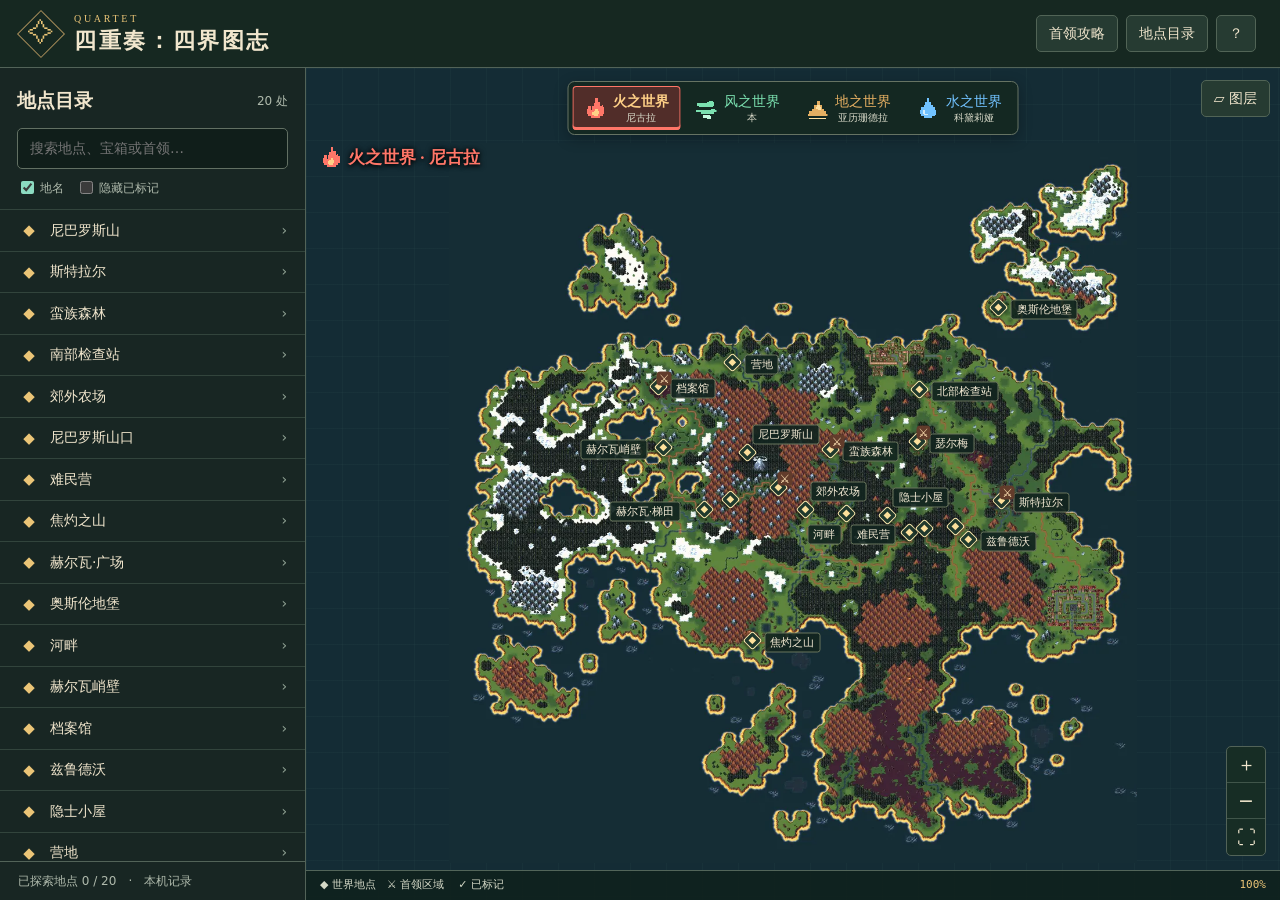
<file: atlas/index.html>
<!doctype html>
<html lang="zh-CN"><meta charset="utf-8"><meta name="viewport" content="width=device-width,initial-scale=1,viewport-fit=cover"><meta name="theme-color" content="#132920"><title>四重奏：四界图志</title>
<link rel="stylesheet" href="atlas.css">
<header><span class="sig" aria-hidden="true"><i>✧</i></span><div><small>QUARTET</small><h1>四重奏：四界图志</h1></div><div class="tools"><button class="tool" id="openBoss">首领攻略</button><button class="tool" id="directory" aria-controls="panel">地点目录</button><button class="tool" id="help" aria-label="使用说明">？</button></div></header>
<main><button type="button" id="sheetShade" aria-label="收起目录" tabindex="-1" hidden></button><aside id="panel" class="panel"><div class="panelHead"><div class="section"><h2 id="panelTitle">地点目录</h2><span id="count" class="small"></span><button id="panelClose" aria-label="关闭目录">×</button></div><input id="search" class="search" type="search" aria-label="搜索全部地点、宝箱和首领" placeholder="搜索地点、宝箱或首领…"><div class="filters"><label><input id="labels" type="checkbox" checked>地名</label><label><input id="hide" type="checkbox">隐藏已标记</label></div></div><div id="list" class="list"></div><div id="progress" class="pfooter">正在读取地图…</div></aside>
<section id="stage" aria-label="互动地图"><div id="surface" tabindex="0" aria-label="地图，可用方向键移动，加减号缩放"><img id="terrain" draggable="false" alt=""><div id="pins"></div></div><nav id="worldbar" class="worldbar" aria-label="切换世界"></nav><div class="nav"><button id="back" class="btn" hidden>‹ 返回</button><span class="mapname" id="mapname"></span><button class="btn" id="sceneGuide" hidden>⚔ 场景遭遇</button></div><button id="layerButton" class="btn" aria-haspopup="dialog">▱ 图层</button><div class="zoom"><button title="放大" aria-label="放大" id="plus">＋</button><button title="缩小" aria-label="缩小" id="minus">−</button><button title="看全图" aria-label="看全图" id="fit">⛶</button></div><section class="detail" id="detail" hidden></section><div class="legend"><span id="legendText">◆ 世界地点</span><span>✓ 已标记</span><strong class="scale" id="scale"></strong></div></section></main>
<dialog id="bossIndex" aria-labelledby="bossTitle"><div class="section"><h2 id="bossTitle">首领攻略</h2><button class="btn" id="closeBoss">关闭</button></div><input class="search" id="bossQuery" type="search" placeholder="搜索首领或场景…" aria-label="搜索首领或场景"><p class="rank-note">按敌方最高基础等级从低到高排列，同级按全队基础 HP 总和排序。</p><div id="bossResults"></div></dialog>
<dialog id="layerDialog" aria-labelledby="layerTitle"><div class="section"><h2 id="layerTitle">地图图层</h2><button class="btn" id="closeLayers">完成</button></div><div id="placeLayers" class="layer-grid"></div><div class="section layer-group"><h3>物品与货币</h3><label><input id="allRewards" type="checkbox"> 全选</label></div><div id="rewardLayers" class="layer-grid"></div></dialog>
<dialog id="guide"><h2>地图使用说明</h2><p>单击标记查看卡片，双击地点或出口直接进入。若入口有多个章节版本，可在卡片里选。点「图层」可以统一开关各类道具、首领、地点和出口。房间用游戏瓦片简绘，箭头连接到相邻场景，宝箱可查看内容并标记领取。剑形标记可查看首领打法；也可以从顶部打开首领攻略，按敌人或场景检索。</p><p>拖动平移，滚轮或双指缩放。键盘可用方向键、＋、−，按 Esc 关闭详情或返回上一张地图。</p><p>图中汇总了不同剧情阶段的地点和宝箱，部分入口只在特定章节出现。记录保存在当前浏览器；移动文件或换浏览器可能需要重新标记。</p><button class="btn" id="dismiss">关闭</button></dialog>
<script src="data/points.js"></script>
<script src="data/tiles.js"></script>
<script src="atlas.js"></script></html>
</file>
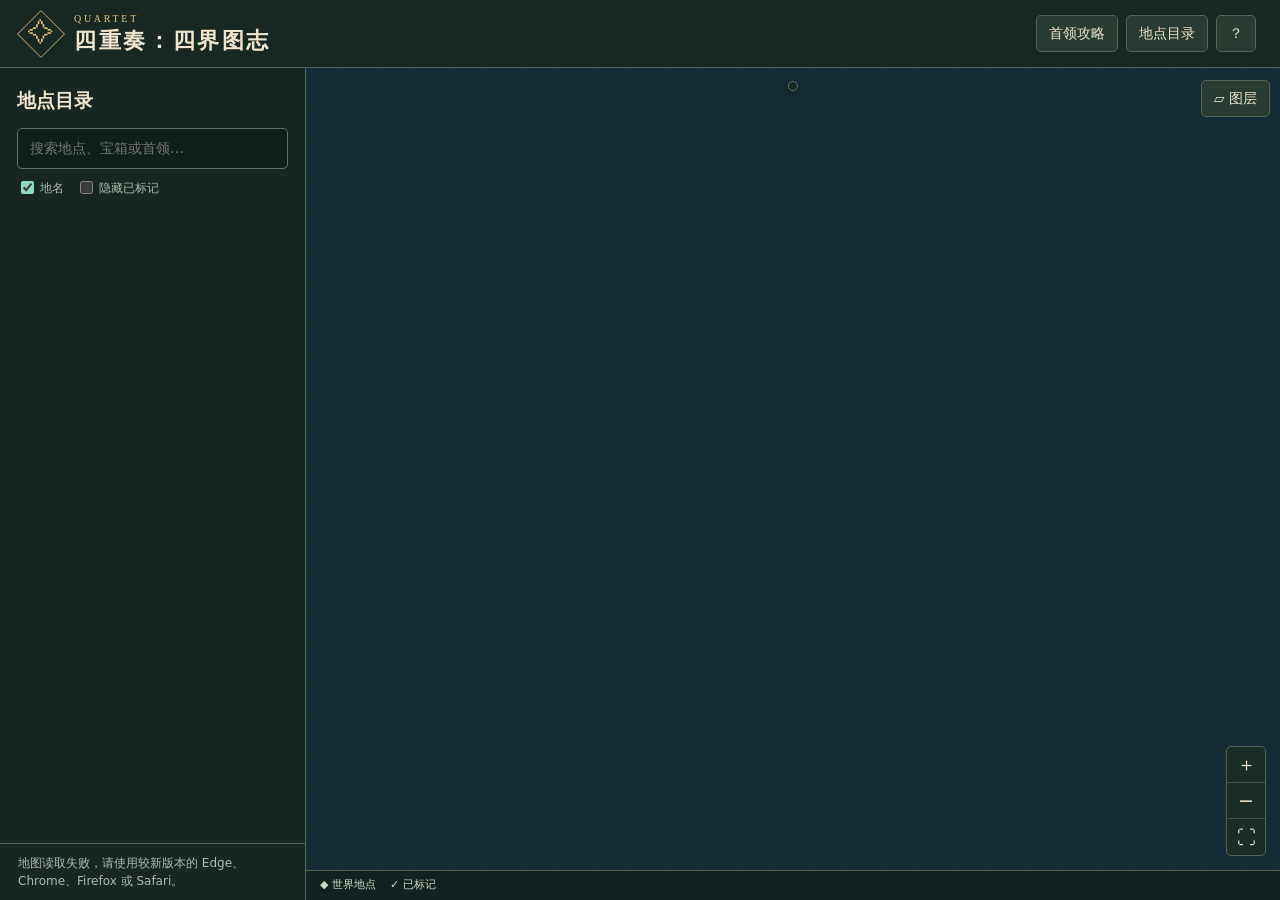
<file: atlas/generator/atlas.html>
<!doctype html>
<html lang="zh-CN"><meta charset="utf-8"><meta name="viewport" content="width=device-width,initial-scale=1,viewport-fit=cover"><meta name="theme-color" content="#132920"><title>四重奏：四界图志</title>
<style>
*{box-sizing:border-box} :root{color-scheme:dark;--bg:#182623;--card:#20332e;--edge:#526358;--paper:#f1e6cd;--muted:#afbaac;--gold:#ebc577;--mint:#8cdbc1;--ink:#10221e}body{margin:0;font:14px/1.5 "Microsoft YaHei UI","PingFang SC",system-ui,sans-serif;color:var(--paper);background:var(--bg)}button,input,select{font:inherit;color:inherit}button{cursor:pointer;background:transparent;border:0}button:focus-visible,input:focus-visible,select:focus-visible{outline:2px solid var(--gold);outline-offset:2px}button:disabled{opacity:.45;cursor:default}header{height:68px;display:flex;align-items:center;gap:16px;padding:0 24px;background:#162821;border-bottom:1px solid var(--edge)}header .sig{width:34px;height:34px;display:grid;place-items:center;font:26px Georgia,serif;color:var(--gold);border:1px solid #a68c59;transform:rotate(45deg)}.sig i{font-style:normal;transform:rotate(-45deg)}h1{margin:0;font:600 22px/1.1 "Songti SC",SimSun,serif;letter-spacing:.12em}header small{display:block;font:10px Georgia,serif;letter-spacing:.27em;color:var(--gold);margin-bottom:5px}header .tools{margin-left:auto;display:flex;gap:8px}.tool,.btn{background:#263b32;border:1px solid #516456;border-radius:5px;padding:7px 12px}.tool:hover,.btn:hover{background:#354b3e}main{display:flex;height:calc(100dvh - 68px);min-height:220px}.panel{width:306px;flex-shrink:0;display:flex;flex-direction:column;border-right:1px solid var(--edge);background:var(--bg);z-index:5}.panel.closed{display:none}.panelHead{padding:20px 17px 12px}.section{display:flex;align-items:center;justify-content:space-between;gap:6px}h2{font:600 19px "Songti SC",SimSun,serif;margin:0}.muted,.small{color:var(--muted)}.small{font-size:12px}.search{width:100%;margin:14px 0 9px;padding:9px 12px;border:1px solid #627063;border-radius:5px;background:#101e1a}.filters{display:flex;gap:12px;flex-wrap:wrap;align-items:center}.filters label{display:flex;align-items:center;gap:3px;font-size:12px;color:var(--muted);cursor:pointer}input[type=checkbox]{accent-color:var(--mint)}.list{overflow:auto;flex:1;scrollbar-width:thin}.row{width:100%;display:flex;align-items:center;gap:10px;text-align:left;padding:9px 18px;border-top:1px solid #32443c;min-height:41px}.row:hover,.row.sel{background:#2c4238}.row span.text{flex:1;min-width:0}.text small{display:block;color:var(--muted);font-size:11px}.row .go{color:#91a395}.ic{font-family:system-ui,sans-serif;color:var(--gold);font-size:15px}.ic.chest{color:#ffc66e}.ic.exit{color:#9bcce5}.ic.done{color:var(--mint)}.pfooter{padding:10px 18px;color:var(--muted);font-size:12px;border-top:1px solid var(--edge)}#stage{position:relative;flex:1;min-width:0;overflow:hidden;background:#142c35;isolation:isolate}#surface{position:absolute;isolation:isolate;inset:0;touch-action:none;cursor:grab;overflow:hidden;outline-offset:-3px}#surface:active{cursor:grabbing}#surface::before{content:"";position:absolute;inset:0;background-image:linear-gradient(#a5d5c208 1px,transparent 1px),linear-gradient(90deg,#a5d5c208 1px,transparent 1px);background-size:36px 36px;pointer-events:none}#terrain{position:absolute;pointer-events:none;user-select:none}#terrain.indoor{image-rendering:pixelated;box-shadow:0 0 0 1px #6c776244}#pins{position:absolute;inset:0;pointer-events:none}.pin{position:absolute;pointer-events:auto;padding:0;width:23px;height:23px;transform:translate(-50%,-50%);display:grid;place-items:center;outline-offset:0;border-radius:50%;z-index:1}.pin i{display:grid;place-items:center;width:14px;height:14px;font-size:10px;line-height:1;font-style:normal;background:#20392d;border:1.5px solid #f9e8ad;color:#fce09b;box-shadow:0 1px 4px #000b;border-radius:3px;transform:rotate(45deg)}.pin i b{transform:rotate(-45deg)}.pin.exit i{background:#213d4b;border-color:#a7d8e5;color:#b7e1ff;border-radius:50%;transform:none}.pin.exit i b{transform:none}.pin.chest i{border-color:#ffd184;color:#ffda87;background:#5f4425;transform:none}.pin.chest i b{transform:none}.pin.done i{background:#265447;border-color:var(--mint);color:#a0ebc9}.pin.pick{z-index:3}.pin.pick i{outline:2px solid #fff8d0;outline-offset:3px}.pin .caption{position:absolute;left:22px;top:2px;white-space:nowrap;background:#12241feb;border:1px solid #69755c;border-radius:3px;padding:1px 5px;line-height:16px;font-size:11px;color:#f4ebd5;pointer-events:none}.worldbar{position:absolute;top:13px;left:50%;transform:translateX(-50%);display:flex;gap:3px;padding:4px;border:1px solid #667363;background:#142822f5;border-radius:7px;z-index:4;box-shadow:0 4px 14px #0004}.worldbar button{white-space:nowrap;color:#d6d7c6;border-radius:4px;padding:6px 12px}.worldbar button[aria-pressed=true]{background:var(--gold);color:#242e24;font-weight:700}.nav{position:absolute;top:66px;left:14px;display:flex;gap:6px;align-items:center;max-width:calc(100% - 80px);pointer-events:none}.nav>*{pointer-events:auto}.mapname{font:600 17px "Songti SC",SimSun,serif;text-shadow:0 1px 4px #000,0 0 6px #000;color:#fff4db}.zoom{position:absolute;right:14px;bottom:44px;display:grid;border:1px solid var(--edge);border-radius:5px;overflow:hidden;background:#172d25f5}.zoom button{width:38px;height:36px;font-size:19px;border-bottom:1px solid #40554a}.zoom button:last-child{border-bottom:0}.zoom button:hover{background:#395446}.legend{position:absolute;bottom:0;left:0;right:0;display:flex;align-items:center;gap:14px;min-height:30px;background:#10221eed;border-top:1px solid #526559;padding:4px 14px;font-size:11px;color:#d5d9c7}.legend strong{color:var(--gold);font-weight:500}.legend .scale{margin-left:auto;font-family:monospace}.detail{position:absolute;z-index:5;width:max-content;max-width:min(330px,calc(100% - 16px));border-radius:10px;background:#19251f;box-shadow:0 6px 22px #0008;border:1px solid #758369}.detail:after{content:"";position:absolute;left:var(--tip,50%);width:12px;height:12px;background:#19251f;transform:translateX(-50%) rotate(45deg);pointer-events:none}.detail.above:after{bottom:-7px;border-right:1px solid #758369;border-bottom:1px solid #758369}.detail.below:after{top:-7px;border-left:1px solid #758369;border-top:1px solid #758369}.cardbody{padding:14px 32px 14px 16px;max-height:var(--card-height,300px);overflow:auto}.detail h3{font:600 20px/1.4 "Microsoft YaHei UI",sans-serif;margin:4px 0}.detail .where{color:#b6d596;font-size:12px}.detail .x{position:absolute;right:3px;top:2px;width:28px;height:28px;font-size:20px;color:#c3cabd}.detail .actions{display:flex;flex-wrap:wrap;gap:6px;margin-top:10px;max-width:275px}.detail .actions button{padding:5px 9px;border:1px solid #586b59;border-radius:5px}.detail .actions .primary{background:#314a38}.pin .caption{pointer-events:auto;cursor:pointer}.pin{touch-action:manipulation}.none{padding:14px;color:var(--muted)}dialog{max-width:min(420px,92vw);border:1px solid var(--edge);border-radius:8px;background:#1d3027;color:var(--paper);padding:20px}dialog::backdrop{background:#0008}dialog p{color:var(--muted)}[hidden]{display:none!important}@media(max-width:780px){header{height:56px;padding:0 12px;gap:12px}.sig{scale:.78}h1{font-size:18px}header small{font-size:9px}main{height:calc(100dvh - 56px)}.tool{padding:5px 9px}.panel{position:absolute;top:56px;bottom:0;width:min(305px,87vw);box-shadow:5px 5px 20px #0006}.worldbar{top:8px;max-width:98%;gap:1px}.worldbar button{font-size:12px;padding:6px 8px}.nav{top:53px;left:10px}.legend{gap:8px;padding:4px 7px}.panelHead{padding-top:15px}.zoom{right:8px}.detail{left:8px}.mapname{font-size:15px}}
.pin.arrival{z-index:3}.pin.arrival i{background:#f3c264;color:#183328;outline:2px solid #fff7d0;outline-offset:2px}.pin.arrival:before{content:"";position:absolute;inset:-5px;border:2px solid #ffde88;border-radius:50%;pointer-events:none;animation:land 1.1s ease-out 3}@keyframes land{to{transform:scale(1.8);opacity:0}}@media(prefers-reduced-motion:reduce){.pin.arrival:before{animation:none}}.pin.arrival .caption{color:#ffe098;border-color:#d7b55c}
 .pin.boss i,.ic.boss{color:#ffc5aa}.pin.boss i{background:#593123;border-color:#f4ab81}.worldbar button{line-height:1.15}.worldbar button small{display:block;font-size:10px;margin-top:3px;font-weight:400}.worldbar button:first-line{font-weight:bold}.nav{top:78px}
#bossIndex{width:min(480px,92vw);max-width:92vw;max-height:85dvh}#bossResults{overflow:auto;max-height:57dvh}.boss-entry{border-bottom:1px solid var(--edge);padding:8px 0}.boss-entry summary,.moves summary{cursor:pointer}.boss-entry summary small{display:block;margin-left:16px;color:var(--muted)}.boss-content{padding:6px 4px}.boss-content .btn{margin:6px 6px 0 0}.guide-line{display:flex;gap:10px}.guide-line strong{color:#e9c988;flex-shrink:0}.strategy .tip{color:var(--paper);margin:8px 0}.strategy small{display:block;margin-top:7px}.fighter{background:#273c32;max-width:100%;margin:7px 0}.moves p{margin:5px 0;font-size:12px}.detail:has(.strategy){width:320px}.moves strong{color:#cfdbc0}
@media(max-width:780px){.nav{top:62px}.worldbar button{padding:5px 7px}.worldbar button small{font-size:9px}.tools{gap:3px!important}.tool{font-size:12px}}
@media(max-width:480px){header{gap:6px}header .sig{display:none}header h1{font-size:clamp(14px,4vw,18px);letter-spacing:0}}

.world-fire{--element:#ff7668;--gleam:#ffd087;--tint:#512d29}
.world-wind{--element:#7be0b0;--gleam:#c5f9df;--tint:#224638}
.world-earth{--element:#e5af62;--gleam:#ffe0a0;--tint:#473a25}
.world-water{--element:#71c2ff;--gleam:#d3efff;--tint:#243f56}
.worldbar button{display:flex;align-items:center;justify-content:center;gap:7px;color:var(--element);min-height:44px}
.worldbar button span{text-align:center}.worldbar button small{color:#d8d9c8}
.element-emblem{flex:none;width:21px;height:21px;fill:var(--element);shape-rendering:crispEdges}
.element-emblem path+path{fill:var(--gleam)}
.mapname.world-heading{display:inline-flex;align-items:center;gap:7px;color:var(--element)}
.worldbar button:hover,.worldbar button[aria-pressed=true]{background:var(--tint);color:var(--gleam)}
.worldbar button[aria-pressed=true]{box-shadow:inset 0 0 0 1px var(--element),inset 0 -3px var(--element)}
@media(max-width:780px){.worldbar button{padding:4px 6px;gap:4px}.element-emblem{width:16px;height:16px}.nav{top:66px}}
@media(max-width:360px){.worldbar button{padding-inline:4px;gap:2px}}

#panelClose,#sheetShade{display:none}
@media (max-width:780px), (pointer:coarse) and (max-width:960px) and (max-height:520px){
 :root{--safe-bottom:env(safe-area-inset-bottom,0px)}
 body{height:100dvh;display:flex;flex-direction:column;overflow:hidden}
 header{height:auto;min-height:50px;flex:none;gap:8px;padding:env(safe-area-inset-top,0px) max(8px,env(safe-area-inset-right)) 0 max(12px,env(safe-area-inset-left))}
 header .sig,header small{display:none}header h1{font-size:clamp(14px,4vw,19px);letter-spacing:0}
 header .tools{gap:2px!important}.tool{min-height:44px;padding:0 6px;border:0;background:transparent;font-size:13px}#help{min-width:34px}
 main{position:relative;min-height:0;flex:1;height:auto}
 #stage{display:grid;grid-template-rows:auto minmax(0,1fr) auto}
 .worldbar{position:static;transform:none;max-width:none;display:grid;grid-template-columns:repeat(4,minmax(0,1fr));gap:2px;padding:4px max(5px,env(safe-area-inset-right)) 4px max(5px,env(safe-area-inset-left));border:0;border-bottom:1px solid var(--edge);border-radius:0;box-shadow:none}
 .worldbar button{padding:4px 0;gap:3px;min-height:48px;font-size:13px}.worldbar button small{font-size:10px;margin-top:3px}.worldbar .element-emblem{width:16px;height:16px}
 #surface{position:relative;grid-row:2;grid-column:1;min-height:0}
 .nav{grid-row:2;grid-column:1;align-self:start;justify-self:start;position:relative;top:auto;left:auto;margin:5px 8px;max-width:calc(100% - 16px);z-index:2}
 .mapname{font-size:14px;background:#142821de;border-radius:4px;padding:3px 6px}.nav .btn{min-height:40px}
 .legend{position:static;grid-row:3;min-height:26px;padding:4px max(10px,env(safe-area-inset-right)) max(4px,var(--safe-bottom)) max(10px,env(safe-area-inset-left))}
 .zoom{position:relative;grid-row:2;grid-column:1;align-self:end;justify-self:end;right:auto;bottom:auto;margin:8px max(8px,env(safe-area-inset-right));display:flex}
 .zoom button{width:44px;height:42px;border:0;border-right:1px solid var(--edge)}.zoom button:last-child{border:0}
 .panel{position:absolute;z-index:8;inset:auto 0 0;width:100%;height:min(72%,540px);border:1px solid var(--edge);border-radius:16px 16px 0 0;box-shadow:0 -6px 24px #0006;padding:0 max(4px,env(safe-area-inset-right)) var(--safe-bottom) max(4px,env(safe-area-inset-left))}
 #sheetShade:not([hidden]){display:block;position:absolute;inset:0;z-index:7;background:#08171088}
 #panelClose{display:block}.panelHead{padding:4px 12px 0}.section h2{font-size:17px}.section #count{margin-left:auto}
 #panelClose,.detail .x{width:44px;height:44px;font:24px/1 system-ui;color:var(--paper)}
 input.search{font-size:16px;margin:2px 0 0;padding:8px 10px}.filters label{min-height:40px;font-size:13px}.filters{gap:8px}
 .row{min-height:46px;padding:8px 12px}.list,.cardbody{overscroll-behavior:contain}.pfooter{padding:5px 12px}
 #detail{position:absolute;inset:auto max(6px,env(safe-area-inset-right)) var(--safe-bottom) max(6px,env(safe-area-inset-left));width:auto;max-width:none;border-radius:14px 14px 0 0;box-shadow:0 -5px 20px #0007}
 #detail:after{display:none}.cardbody{max-height:min(40dvh,360px);padding:12px 46px 12px 14px}.detail h3{font-size:18px}.detail .actions{max-width:none}.detail .actions button{min-height:42px}.detail .actions .primary{order:-1}
 .pin{width:32px;height:32px}.pin i{width:16px;height:16px}.pin .caption{font-size:12px}
 #stage:has(#detail:not([hidden])) .zoom{visibility:hidden}
 #bossIndex,#guide{max-height:88dvh;overflow:auto}#bossResults{max-height:52dvh}#bossIndex .search{margin:8px 0}.boss-entry summary{padding:6px 0}
}
@media (max-height:520px) and (orientation:landscape) and (max-width:960px) and (pointer:coarse){
 header{min-height:42px}.worldbar button{min-height:40px}.worldbar{padding-block:1px}
 .panel{inset:0 auto 0 0;height:auto;width:min(380px,58%);border-radius:0}
 #detail{inset:auto max(6px,env(safe-area-inset-right)) var(--safe-bottom) auto;width:min(340px,46%)}.cardbody{max-height:56dvh}
}
.item-sprite{display:inline-block;flex:none;--size:22px;width:var(--size);height:var(--size);background-image:var(--item-sheet);background-size:calc(var(--size) * 16) auto;background-position:calc(var(--col) * var(--size)) calc(var(--row) * var(--size));image-rendering:pixelated}
#layerButton{position:absolute;z-index:4;right:10px;top:12px}.filtered{border-color:var(--mint);color:var(--mint)}#layerDialog{width:min(390px,94vw);max-height:88dvh;overflow:auto}.layer-grid{display:grid;grid-template-columns:1fr 1fr;gap:2px 8px;margin-top:8px}.layer-option,.layer-group label{display:flex;gap:6px;align-items:center;min-height:42px;cursor:pointer}.layer-symbol{width:22px;text-align:center;color:var(--gold)}.layer-group{border-top:1px solid var(--edge);margin-top:8px}.layer-group h3{font-size:15px;margin:12px 0 3px}.pin.reward-pin i{width:23px;height:23px;background:#1b2b24e8;border:1px solid #b6a273;border-radius:5px}.pin.reward-pin .symbol{color:#ffce68;font-size:14px}.ic{display:inline-grid;place-items:center;min-width:22px}.detail h3 .item-sprite,.detail h3 .symbol{margin-right:6px;vertical-align:middle}.mark-badge,.boss-badge{position:absolute;pointer-events:none;z-index:1;right:-2px;top:-4px;border-radius:4px;padding:1px 2px;line-height:12px;font-size:12px;background:#623c2b;color:#ffe2b3}.mark-badge{background:#234d3e;color:#baffd5}.area-guides{margin:8px 0}.area-guides summary{cursor:pointer;color:#ffcfad}.area-guides button{display:block;text-align:left;margin-top:4px}.rank-note{font-size:12px}.nav{max-width:calc(100% - 88px)}#sceneGuide{white-space:nowrap;color:#ffd2b1}
@media(max-width:780px),(pointer:coarse) and (max-height:520px) and (max-width:960px){#layerButton{grid-row:2;grid-column:1;position:relative;top:auto;right:auto;align-self:start;justify-self:end;margin:5px 7px;min-height:40px}.detail h3 .item-sprite{--size:24px}.mapname{overflow-wrap:anywhere}#layerDialog{padding:14px}}
.coin{display:inline-block;width:12px;height:12px;border-radius:50%;background:#ffcb62;border:2px solid #ae7733;box-shadow:inset 2px 1px #ffeeb2;vertical-align:middle}.detail h3 .coin{margin-right:8px}</style>
<header><span class="sig" aria-hidden="true"><i>✧</i></span><div><small>QUARTET</small><h1>四重奏：四界图志</h1></div><div class="tools"><button class="tool" id="openBoss">首领攻略</button><button class="tool" id="directory" aria-controls="panel">地点目录</button><button class="tool" id="help" aria-label="使用说明">？</button></div></header>
<main><button type="button" id="sheetShade" aria-label="收起目录" tabindex="-1" hidden></button><aside id="panel" class="panel"><div class="panelHead"><div class="section"><h2 id="panelTitle">地点目录</h2><span id="count" class="small"></span><button id="panelClose" aria-label="关闭目录">×</button></div><input id="search" class="search" type="search" aria-label="搜索全部地点、宝箱和首领" placeholder="搜索地点、宝箱或首领…"><div class="filters"><label><input id="labels" type="checkbox" checked>地名</label><label><input id="hide" type="checkbox">隐藏已标记</label></div></div><div id="list" class="list"></div><div id="progress" class="pfooter">正在读取地图…</div></aside>
<section id="stage" aria-label="互动地图"><div id="surface" tabindex="0" aria-label="地图，可用方向键移动，加减号缩放"><img id="terrain" draggable="false" alt=""><div id="pins"></div></div><nav id="worldbar" class="worldbar" aria-label="切换世界"></nav><div class="nav"><button id="back" class="btn" hidden>‹ 返回</button><span class="mapname" id="mapname"></span><button class="btn" id="sceneGuide" hidden>⚔ 场景遭遇</button></div><button id="layerButton" class="btn" aria-haspopup="dialog">▱ 图层</button><div class="zoom"><button title="放大" aria-label="放大" id="plus">＋</button><button title="缩小" aria-label="缩小" id="minus">−</button><button title="看全图" aria-label="看全图" id="fit">⛶</button></div><section class="detail" id="detail" hidden></section><div class="legend"><span id="legendText">◆ 世界地点</span><span>✓ 已标记</span><strong class="scale" id="scale"></strong></div></section></main>
<dialog id="bossIndex" aria-labelledby="bossTitle"><div class="section"><h2 id="bossTitle">首领攻略</h2><button class="btn" id="closeBoss">关闭</button></div><input class="search" id="bossQuery" type="search" placeholder="搜索首领或场景…" aria-label="搜索首领或场景"><p class="rank-note">按敌方最高基础等级从低到高排列，同级按全队基础 HP 总和排序。</p><div id="bossResults"></div></dialog>
<dialog id="layerDialog" aria-labelledby="layerTitle"><div class="section"><h2 id="layerTitle">地图图层</h2><button class="btn" id="closeLayers">完成</button></div><div id="placeLayers" class="layer-grid"></div><div class="section layer-group"><h3>物品与货币</h3><label><input id="allRewards" type="checkbox"> 全选</label></div><div id="rewardLayers" class="layer-grid"></div></dialog>
<dialog id="guide"><h2>地图使用说明</h2><p>单击标记查看卡片，双击地点或出口直接进入。若入口有多个章节版本，可在卡片里选。点「图层」可以统一开关各类道具、首领、地点和出口。房间用游戏瓦片简绘，箭头连接到相邻场景，宝箱可查看内容并标记领取。剑形标记可查看首领打法；也可以从顶部打开首领攻略，按敌人或场景检索。</p><p>拖动平移，滚轮或双指缩放。键盘可用方向键、＋、−，按 Esc 关闭详情或返回上一张地图。</p><p>图中汇总了不同剧情阶段的地点和宝箱，部分入口只在特定章节出现。记录保存在当前浏览器；移动文件或换浏览器可能需要重新标记。</p><button class="btn" id="dismiss">关闭</button></dialog>
<script>
'use strict';
const $=id=>document.getElementById(id),worldNames=['尼古拉','本','亚历珊德拉','科黛莉娅'],elements=['火','风','地','水'],worldTitle=i=>elements[i]+'之世界 · '+worldNames[i],data64='__DATA__';
const make=(tag,cl,txt)=>{let n=document.createElement(tag);if(cl)n.className=cl;if(txt!==undefined)n.textContent=txt;return n};
const btn=(cl,txt,fn)=>{let b=make('button',cl,txt);b.onclick=fn;return b};
(async()=>{
const bin=Uint8Array.from(atob(data64),c=>c.charCodeAt(0));
const expanded=await new Response(new Blob([bin]).stream().pipeThrough(new DecompressionStream('gzip'))).arrayBuffer(),headSize=new DataView(expanded).getUint32(0,true);
const [rooms,worlds,images,worldRoom,sheet64,formations,itemArt]=JSON.parse(new TextDecoder().decode(new Uint8Array(expanded,4,headSize)));
const mapBytes=new Uint8Array(expanded,4+headSize);
let terrain=$('terrain');
const worldImage=terrain,surface=$('surface'),small=matchMedia('(max-width:780px), (pointer:coarse) and (max-width:960px) and (max-height:520px)'),store='quartet.atlas.v1';
// Legacy file links may carry progress from the browser's per-file storage.
if(location.hash.startsWith('#from-old=')){
 try{
  const [anchor,previous]=JSON.parse(decodeURIComponent(location.hash.slice(10)));
  if(Array.isArray(previous)&&previous.every(id=>typeof id==='string')&&localStorage.getItem(store)===null)
   localStorage.setItem(store,JSON.stringify(previous));
  location.replace(typeof anchor==='string'&&anchor.startsWith('#p=')?anchor:'#');
 }catch{}
}
let marks=new Set,storageOK=true;try{marks=new Set(JSON.parse(localStorage.getItem(store)||'[]'))}catch{storageOK=false}
let w=0,room=-1,z=1,ox=0,oy=0,chosen=null,history=[],pins=[],dots=[],pending=false;
let arrival=null;
let cardSide=null;
let bounds=[0,0,184.5,193],cx=0,cy=0,mul=1,base=1;
const nameOf=i=>rooms[i][1]||rooms[i][0].split('/').pop();
const chapter=i=>{let m=/^chapter(\d+)/.exec(rooms[i][0]);return m?'第 '+m[1]+' 章':''};
const key=(kind,x,y,r,wi)=>kind==='chest'?'ch/'+rooms[r][0]+'/'+x+','+y:'loc/'+wi+'/'+x+','+y;
const cleanPanel=()=>{if(small.matches)$('panel').classList.add('closed');syncToggle()};
function syncToggle(){
 const open=!$('panel').classList.contains('closed');
 $('directory').setAttribute('aria-expanded',String(open));$('sheetShade').hidden=!small.matches||!open
}
function closeDirectory(){cleanPanel();$('directory').focus({preventScroll:true})}
$('panelClose').onclick=$('sheetShade').onclick=closeDirectory;
small.addEventListener('change',()=>{$('panel').classList.toggle('closed',small.matches);syncToggle();schedule()});
$('directory').onclick=()=>{$('panel').classList.toggle('closed');syncToggle();schedule()};cleanPanel();
$('help').onclick=()=>$('guide').showModal();$('dismiss').onclick=()=>$('guide').close();
const worldEmblems=[
 ['fire','M8 0h2v3h2v3h1V5h1v2h1v5h-1v2h-2v1H5v-1H3v-2H2V8h1V6h2v3h1V6h1V4h1z','M8 8h2v2h1v2h-1v2H7v-1H6v-2h1v-1h1z'],
 ['wind','M2 4h7V3h1V2h3v1h1v3h-1v1H3V6H1V4z M0 9h12V8h3v1h1v2h-2v1H4v-1H0z','M6 13h5v1h1v2H9v-1H6z'],
 ['earth','M1 12h1v-2h2V8h2V5h2V2h2v3h2v3h1v2h2v2h1v2H1z','M7 7h1V5h2v2h1v2H9V8H7z M2 15h13v1H2z'],
 ['water','M7 0h2v3h1v2h2v2h1v2h1v4h-1v1h-2v1H5v-1H3v-2H2V9h1V7h2V5h1V3h1z','M4 9h2v3h2v1H5v-1H4z']
];
function worldIcon(i){
 const [,shape,highlight]=worldEmblems[i];
 const svg=document.createElementNS('http://www.w3.org/2000/svg','svg');
 svg.setAttribute('class','element-emblem');svg.setAttribute('viewBox','0 0 16 16');svg.setAttribute('aria-hidden','true');
 for(const path of [shape,highlight]){
  const part=document.createElementNS(svg.namespaceURI,'path');part.setAttribute('d',path);svg.append(part)
 }
 return svg
}
for(const [i,[theme]] of worldEmblems.entries()){
 const b=btn('world-'+theme,'',()=>{go(i,-1,true);cleanPanel()});
 const label=make('span','',elements[i]+'之世界');label.append(make('small','',worldNames[i]));
 b.append(worldIcon(i),label);b.title=worldTitle(i);b.setAttribute('aria-label',b.title);$('worldbar').append(b)
}
const owner=Array(rooms.length).fill(-1),adj=rooms.map(()=>new Set),queue=[];
for(let i=0;i<rooms.length;i++)for(let e of rooms[i][4])if(!worldRoom.includes(i)&&!worldRoom.includes(e[2])){adj[i].add(e[2]);adj[e[2]].add(i)}
for(let wi=0;wi<4;wi++)for(let p of worlds[wi])for(let j of p[4])if(owner[j]<0){owner[j]=wi;queue.push(j)}
for(let i=0;i<rooms.length;i++){
 if(owner[i]>=0)continue;
 const direct=[...new Set(rooms[i][4].map(e=>worldRoom.indexOf(e[2])).filter(v=>v>=0))];
 const rootWorld={nikolai:0,ethosarchives:0,ben:1,bathosarchives:1,alex:2,pathosarchives:2,cordelia:3,logosarchives:3}[rooms[i][0].split('/')[0]];
 const known=direct.length===1?direct[0]:rootWorld;
 if(known!==undefined){owner[i]=known;queue.push(i)}
}
for(let n=0;n<queue.length;n++){let i=queue[n];for(let j of adj[i])if(owner[j]<0){owner[j]=owner[i];queue.push(j)}}
__LAYER_UI__
__BOSS_UI__
const chestAliases=new Map,choices=new Map;
rooms.forEach((r,i)=>r[5].forEach(([x,y,n,group])=>{
 const id=key('chest',x,y,i,0);
 if(group?.startsWith('shared/'))chestAliases.set(id,group);
 if(group?.startsWith('choice/')){if(!choices.has(group))choices.set(group,[]);choices.get(group).push(id)}
}));
for(const [old,group] of chestAliases)if(marks.has(old)){marks.delete(old);marks.add(group)}
function chestAt(wi,r,[x,y,n,group,reward]){const [layer,sprite]=rewardTypes[reward];const old=key('chest',x,y,r,wi);return {x,y,n,group,layer,sprite,kind:'chest',id:chestAliases.get(old)||old}}
function storyItems(r){return rooms[r][8].map(([x,y,n,reward,tech])=>({x,y,n,kind:'event',layer:'keyitem',sprite:rewardTypes[reward][1],id:'event/'+rooms[r][0]+'/'+x+','+y+'/'+tech}))}
function excluded(p){return p.group?.startsWith('choice/')&&!marks.has(p.id)&&choices.get(p.group).some(id=>marks.has(id))}
function allDots(wi,r){
 if(r<0)return worlds[wi].map(([x,y,n,en,targets,bossRooms])=>({x,y,n,en,targets,bossRooms,kind:'loc',id:key('loc',x,y,r,wi)}));
 return rooms[r][5].map(row=>chestAt(wi,r,row)).concat(storyItems(r),bossPins(r)).concat(rooms[r][4].map(([x,y,dest,landing])=>({x,y,landing,n:worldRoom.includes(dest)?worldTitle(worldRoom.indexOf(dest)):nameOf(dest),dest,kind:'exit'})))
}
const glyph=p=>excluded(p)?'—':marks.has(p.id)?'✓':({loc:'◆',chest:'▣',boss:'⚔',exit:'↗',landing:'◎',room:'▤'})[p.kind];
function areaBoss(p){return p.bossRooms?.length&&!hiddenLayers.has('boss')}
function shown(p){
 if(hiddenLayers.has(p.layer||p.kind)&&!areaBoss(p))return false;
 return p===arrival||!($('hide').checked&&(marks.has(p.id)||excluded(p)))
}
function snapshot(){return {w,room,z,ox,oy,chosen,arrival}}
const tileSheet=new Image();
tileSheet.src='data:image/webp;base64,'+sheet64;
await tileSheet.decode();
const roomCache=new Map;
function roomArt(r){
 if(roomCache.has(r))return roomCache.get(r);
 const [,,b,encoded]=rooms[r],can=document.createElement('canvas');
 const cell=tileSheet.naturalWidth/128,cols=b[2];can.width=cols*cell;can.height=b[3]*cell;
 const c=can.getContext('2d');c.fillStyle='#16272c';c.fillRect(0,0,can.width,can.height);
 let off=encoded[0];
 function read(){let v=0,k=0;for(;;){let b=mapBytes[off++];v|=(b&127)<<k;if(b<128)return v;k+=7}}
 const dict=Array.from({length:read()},read),lengths=Array.from({length:read()},read);
 const gaps=Uint32Array.from({length:lengths.reduce((a,b)=>a+b,0)},read);let j=0;
 for(const length of lengths){let pos=0;for(let i=0;i<length;i++){
  pos+=gaps[j++];const id=dict[read()];if(id){c.drawImage(tileSheet,(id%128)*cell,Math.floor(id/128)*cell,cell,cell,(pos%cols)*cell,Math.floor(pos/cols)*cell,cell,cell);pos++}
 }}
 roomCache.set(r,can);if(roomCache.size>3)roomCache.delete(roomCache.keys().next().value);return can
}
function go(wi,r,remember=false){
 if(worldRoom.includes(r)){wi=worldRoom.indexOf(r);r=-1}
 if(remember && (r!==room||wi!==w)){history.push(snapshot());if(history.length>80)history.shift()}
 w=wi;room=r;chosen=null;arrival=null;cardSide=null;z=1;ox=oy=0;$('search').value='';
 const isWorld=r<0;
 // On a tall phone start closer to the mainland. Fit always restores the full extent.
 if(isWorld&&small.matches&&surface.clientHeight>surface.clientWidth*1.45){
  z=Math.min(1.35,surface.clientHeight/surface.clientWidth/1.3)
 }
 bounds=isWorld?[0,0,[2952,2952,2944,2956][w]/16,[3088,3080,3088,3094][w]/16]:rooms[r][2];
 const nextTerrain=isWorld?worldImage:roomArt(r);
 if(isWorld&&worldImage.dataset.world!==String(w)){worldImage.src='data:image/webp;base64,'+images[w];worldImage.dataset.world=w}
 if(nextTerrain!==terrain){terrain.removeAttribute('id');nextTerrain.id='terrain';terrain.replaceWith(nextTerrain);terrain=nextTerrain}terrain.classList.toggle('indoor',!isWorld);
 terrain.alt=isWorld?worldTitle(w)+'地形图':nameOf(r)+'瓦片简图';const heading=$('mapname');
 heading.className=isWorld?'mapname world-heading world-'+worldEmblems[w][0]:'mapname';
 heading.textContent=isWorld?worldTitle(w):nameOf(r);
 if(isWorld)heading.prepend(worldIcon(w));
 [...$('worldbar').children].forEach((b,i)=>b.setAttribute('aria-pressed',String(i===w)));
 $('back').hidden=!history.length;$('panelTitle').textContent=isWorld?'地点目录':'场景点位';$('legendText').textContent=isWorld?'◆ 世界地点　⚔ 首领区域':'物品　⚔ 首领　↗ 出口';
 dots=allDots(w,r);$('detail').hidden=true;refresh()
}
$('back').onclick=()=>{let s=history.pop();if(!s)return;
 go(s.w,s.room);
 if(s.room<0){
  if(s.arrival){arrival=dots.find(p=>p.id&&p.id===s.arrival.id);if(!arrival&&s.arrival.kind==='landing'){arrival=s.arrival;dots.push(arrival)}}

 }
 z=s.z;ox=s.ox;oy=s.oy;if(s.chosen){chosen=dots.find(p=>p.x===s.chosen.x&&p.y===s.chosen.y&&p.kind===s.chosen.kind&&p.n===s.chosen.n)||null;if(chosen)detail()}refresh()};
let touchTarget=null,lastTap=null;
surface.addEventListener('pointerdown',e=>{
 touchTarget=null;
 if(e.pointerType!=='touch'||!e.target.closest('.pin')||e.target.closest('.caption'))return;
 // A phone can expand or retarget a tap onto the neighbouring button in a cluster.
 // Resolve a tap on a marker by the original contact; captions retain their named target.
 let nearest=11;
 for(const [point,b] of pins){const r=b.getBoundingClientRect(),d=Math.hypot(e.clientX-r.x-r.width/2,e.clientY-r.y-r.height/2);
  if(d<nearest){nearest=d;touchTarget=point}}
},true);
function refresh(){
 if(chosen&&!shown(chosen)){chosen=null;$('detail').hidden=true}
 let visibles=dots.filter(shown);pins=[];$('pins').replaceChildren();
 for(let p of visibles){
  let b=btn('pin '+p.kind+(p===arrival?' arrival':'')+(marks.has(p.id)?' done':'')+(p===chosen?' pick':''),'',e=>{
   if(e.pointerType==='touch'&&draggedTouch)return;
   const tapped=e.pointerType==='touch'?touchTarget||p:p;
   select(tapped,false,e);
   if(e.pointerType==='touch'){
    const now=performance.now();if(lastTap?.point===tapped&&now-lastTap.at<440){lastTap=null;enter(tapped)}else lastTap={point:tapped,at:now};
    touchTarget=null
   }
  });b.ondblclick=e=>{e.preventDefault();enter(p)};
  b.title=p.n;b.setAttribute('aria-label',p.n);let icon=make('i');const art=pointIcon(p);
  if(p.kind==='chest'||p.kind==='event'){b.classList.add('reward-pin');icon.append(art)}else icon.append(make('b','',glyph(p)));
  if(areaBoss(p)){b.classList.add('boss-area');b.append(make('span','boss-badge','⚔'));b.setAttribute('aria-label',p.n+' · 有首领')}
  if((p.kind==='chest'||p.kind==='event')&&(marks.has(p.id)||excluded(p)))b.append(make('span','mark-badge',glyph(p)));
  let label=make('span','caption',p.n);b.append(icon,label);$('pins').append(b);pins.push([p,b,label])
 }
 const sceneGuide=$('sceneGuide');sceneGuide.hidden=room<0||!rooms[room][7].length||hiddenLayers.has('boss');
 let track=dots.filter(p=>p.id),total=new Set(track.map(p=>p.group||p.id)).size;$('progress').textContent=(room<0?'已探索地点 ':'已标记物品 ')+track.filter(p=>marks.has(p.id)).length+' / '+total+(storageOK?'　·　本机记录':'　·　仅本次有效');
 list();draw()
}
function destinations(p){return p.kind==='exit'?[p.dest]:[...(p.targets||[])].sort((a,b)=>phase(a)-phase(b))}
function phase(i){return Number(/^chapter(\d+)/.exec(rooms[i][0])?.[1]||0)}
function focusArrival(info,source){
 arrival=Number.isInteger(info)?dots[info]:null;
 if(Array.isArray(info)){
  arrival={x:info[0],y:info[1],kind:'landing',n:source+' · 返回点'};dots.push(arrival)
 }
 if(!arrival)return;
 z=1.85;metrics();ox=(bounds[0]+bounds[2]/2-arrival.x)*mul;oy=(bounds[1]+bounds[3]/2-arrival.y)*mul;refresh()
}
function travel(p,j){
 chosen=p;
 const leaving=room>=0&&p.kind==='exit'&&worldRoom.includes(j),source=leaving?nameOf(room):'';
 go(w,j,true);if(leaving)focusArrival(p.landing,source)
}
function enter(p){if(!dots.includes(p))return;const [j]=destinations(p);if(j!==undefined)travel(p,j)}
function select(p,focus=true,event){chosen=p;cardSide=null;
 if(event?.target.closest('.caption')){let box=event.currentTarget.getBoundingClientRect();cardSide=event.clientY<box.top+box.height/2?'below':'above'}if(focus){z=Math.max(z,1.65);metrics();ox=(bounds[2]/2+bounds[0]-p.x)*mul;oy=(bounds[3]/2+bounds[1]-p.y)*mul}cleanPanel();detail();
 for(let [q,b] of pins)b.classList.toggle('pick',p===q);
 for(let row of $('list').children)row.classList.toggle('sel',row.point===p);
 draw()}
function detail(){
 let p=chosen,d=$('detail');if(!p){d.hidden=true;return}d.replaceChildren();d.hidden=false;
 const body=make('div','cardbody'),close=btn('x','×',()=>{chosen=null;d.hidden=true;refresh()});close.setAttribute('aria-label','关闭卡片');d.append(body,close);
 const kind={loc:'世界地点',chest:layerNames[p.layer]+' · 宝箱',event:'关键物品 · 剧情触发点',exit:'场景出口',landing:'世界返回点',boss:'首领战 · 触发位置'}[p.kind];
 body.append(make('div','where',kind+' · '+Math.floor(p.x)+', '+Math.floor(p.y)),make('h3','',p.n));
 const dest=destinations(p);
 const context=p.kind==='event'?'从此处触发剧情，随剧情进展获得。':p.kind==='boss'?nameOf(room):p.kind==='landing'?'刚离开场景时在世界地图上的位置。':p.kind==='chest'?nameOf(room):p.kind==='exit'?'双击前往此场景':dest.length>1?'双击进入'+(chapter(dest[0])||'初次到访的场景')+'，也可选择章节。':dest.length?'双击进入地点':'地形标记';
 if(!small.matches||!dest.length||p.kind==='boss'||p.kind==='chest')body.append(make('div','small',context));
 else if(dest.length>1)body.append(make('div','small','选择要进入的章节。'));
 if(p.sprite!==undefined)body.querySelector('h3').prepend(pointIcon(p));
 if(p.kind==='boss')guideCard(body,p.groups);
 if(areaBoss(p))areaGuides(body,p.bossRooms);
 if(p.group?.startsWith('shared/'))body.append(make('div','small','此宝箱与其他场景版本共用领取记录。'));
 if(p.group?.startsWith('choice/'))body.append(make('div','small',excluded(p)?'已选择另一只宝箱。':'二选一奖励，领取后另一只会消失。'));
 if(p.en&&p.en!==p.n)body.append(make('div','small',p.en));
 const a=make('div','actions');body.append(a);
 if(p.id)a.append(btn('',marks.has(p.id)?'✓ 取消标记':p.kind==='chest'?(excluded(p)?'改选这只宝箱':'标记为已领取'):p.kind==='event'?'标记为已获得':'标记为已探索',()=>{if(marks.has(p.id))marks.delete(p.id);else{if(p.group?.startsWith('choice/'))for(const id of choices.get(p.group))marks.delete(id);marks.add(p.id)}try{localStorage.setItem(store,JSON.stringify([...marks]))}catch{storageOK=false}
 if(!shown(p)){chosen=null;d.hidden=true}else detail();refresh()}));
 for(let j of dest)a.append(btn('primary',dest.length===1?'进入地点 →':(chapter(j)||nameOf(j))+' →',()=>travel(p,j)));
 const copy=btn('','复制点位链接',async()=>{
  const url=new URL(location.href);url.hash='p='+encodeURIComponent(JSON.stringify([w,room<0?'':rooms[room][0],p.kind,p.x,p.y,p.n]));
  try{await navigator.clipboard.writeText(url.href);copy.textContent='链接已复制'}catch{
   let input=body.querySelector('input');if(!input){input=make('input','search');input.readOnly=true;input.setAttribute('aria-label','点位链接');body.append(input)}
   input.value=url.href;input.select();copy.textContent='选中链接后复制';schedule()
  }
 });a.append(copy);
}
function list(){
 const q=$('search').value.trim().toLowerCase(),host=$('list');host.replaceChildren();let count=0;
 const add=(p,sub,fn)=>{count++;if(count>150)return;let b=btn('row'+(!q&&p===chosen?' sel':''),'',fn),t=make('span','text',p.n);if(sub)t.append(make('small','',sub));b.point=p;if(!q)b.ondblclick=()=>enter(p);const ic=make('span','ic '+p.kind+(marks.has(p.id)?' done':''));ic.append(pointIcon(p));b.append(ic,t,make('span','go','›'));host.append(b)};
 if(!q){for(let p of dots.filter(shown))add(p,p===arrival?'刚离开的地点':'',()=>select(p));if(room>=0&&!hiddenLayers.has('boss'))for(const g of rooms[room][7])add({kind:'boss',n:bossName(g)},'剧情战斗 · 查看攻略',()=>openGuide(bossName(g)))}
 else{
  for(let wi=0;wi<4;wi++)for(let p of allDots(wi,-1))if((p.n+' '+p.en).toLowerCase().includes(q)&&shown(p))add(p,worldTitle(wi),()=>{go(wi,-1,true);select(dots.find(t=>t.id===p.id))});
  for(let i=0;i<rooms.length;i++){if(worldRoom.includes(i))continue;let n=nameOf(i);
   let wi=owner[i]>=0?owner[i]:w,context=[chapter(i),n].filter(Boolean).join(' · ');
   if((n+' '+rooms[i][0]).toLowerCase().includes(q))add({n,kind:'room'},chapter(i)||'场景',()=>{go(wi,i,true);cleanPanel()});
   for(const p of bossPins(i))if(shown(p)&&(p.n+' 首领 boss').toLowerCase().includes(q))add(p,context,()=>{go(wi,i,true);select(dots.find(t=>t.kind==='boss'&&t.x===p.x&&t.y===p.y))});
   for(const p of storyItems(i))if(shown(p)&&p.n.includes(q))add(p,context,()=>{go(wi,i,true);select(dots.find(t=>t.id===p.id))});
   for(const row of rooms[i][5]){let p=chestAt(wi,i,row);if(p.n.toLowerCase().includes(q)&&shown(p))add(p,context,()=>{go(wi,i,true);select(dots.find(t=>t.id===p.id))})}
  }
 }
 $('count').textContent=count+(q?' 项结果':' 处');if(!count)host.append(make('div','none',q?'没有匹配的地点、宝箱或首领。':'当前筛选下没有点位。'));if(count>150)host.append(make('div','none','已列出前 150 项，可输入更具体的名称。'));
}
function metrics(){const sw=surface.clientWidth,sh=surface.clientHeight;cx=sw/2;cy=small.matches?sh/2:(sh+38)/2;base=Math.max(.05,Math.min((sw-(small.matches?14:32))/bounds[2],(sh-(small.matches?48:112))/bounds[3]));mul=base*z}
function placeCard(x,y){
 const d=$('detail'),sw=surface.clientWidth,sh=surface.clientHeight,pad=8;
 if(!chosen||(!small.matches&&(x<0||x>sw||y<0||y>sh))){d.hidden=true;return}
 d.hidden=false;
 if(small.matches){d.style.removeProperty('left');d.style.removeProperty('top');return}
 const above=y-20-pad,below=sh-y-20-pad;
 d.style.setProperty('--card-height',Math.max(52,Math.min(320,Math.max(above,below)-2))+'px');
 const wid=d.offsetWidth,h=d.offsetHeight,up=cardSide==='below'&&below>=h?false:cardSide==='above'&&above>=h?true:above>=h||above>=below;
 const left=Math.max(pad,Math.min(sw-pad-wid,x-wid/2));
 d.classList.toggle('above',up);d.classList.toggle('below',!up);
 d.style.left=left+'px';d.style.top=(up?y-20-h:y+20)+'px';d.style.setProperty('--tip',Math.max(14,Math.min(wid-14,x-left))+'px')
}
function draw(){pending=false;metrics();let width=bounds[2]*mul,height=bounds[3]*mul;ox=Math.max(-width/2,Math.min(width/2,ox));oy=Math.max(-height/2,Math.min(height/2,oy));let l=cx+ox-width/2,t=cy+oy-height/2;
 Object.assign(terrain.style,{width:width+'px',height:height+'px',left:l+'px',top:t+'px'});$('scale').textContent=Math.round(z*100)+'%';
 const half=pins.length?pins[0][1].offsetWidth/2:0;
 const stacked=new Set(pins.filter(([p])=>p.kind==='boss').map(([p])=>p.x+','+p.y));
 const shift=p=>p.kind==='event'&&stacked.has(p.x+','+p.y)?-22:0;
 let boxes=[];let items=pins.map(v=>[...v,shift(v[0])+l+(v[0].x-bounds[0])*mul,t+(v[0].y-bounds[1])*mul]);
 for(let [p,b,label,x,y] of items){b.style.left=x+'px';b.style.top=y+'px';label.hidden=true}
 if(chosen)placeCard(shift(chosen)+l+(chosen.x-bounds[0])*mul,t+(chosen.y-bounds[1])*mul);
 if(!$('labels').checked&&!arrival)return;
 for(let [p,b,label,x,y] of (arrival?[...items].sort((a,b)=>Number(b[0]===arrival)-Number(a[0]===arrival)):items)){
  if((!$('labels').checked&&p!==arrival)||x<0||y<40||x>surface.clientWidth||y>surface.clientHeight-30)continue;
  let ww=p.n.length*12+11;
  for(let [dx,dy] of [[12,-8],[-ww-12,-8],[5,-28],[-ww-4,11]]){
   let box=[x+dx,y+dy,x+dx+ww,y+dy+18];
   if(box[0]<1||box[2]>surface.clientWidth-1||box[1]<48||box[3]>surface.clientHeight-30)continue;
   if(boxes.some(o=>o[0]<box[2]+3&&o[2]+3>box[0]&&o[1]<box[3]+2&&o[3]+2>box[1])||items.some(v=>v[0]!==p&&v[3]>box[0]-6&&v[3]<box[2]+6&&v[4]>box[1]-6&&v[4]<box[3]+6))continue;
   label.hidden=false;label.style.left=(dx+half)+'px';label.style.top=(dy+half)+'px';boxes.push(box);break
  }
 }
}
function schedule(){if(!pending){pending=true;requestAnimationFrame(draw)}}
function zoom(f,x=cx,y=cy){let next=Math.max(.65,Math.min(12,z*f)),ratio=next/z;ox=(ox+cx-x)*ratio+x-cx;oy=(oy+cy-y)*ratio+y-cy;z=next;schedule()}
$('plus').onclick=()=>zoom(1.4);$('minus').onclick=()=>zoom(1/1.4);$('fit').onclick=()=>{ox=oy=0;z=1;schedule()};
$('search').oninput=list;for(let k of ['labels','hide'])$(k).onchange=refresh;
surface.onwheel=e=>{e.preventDefault();let r=surface.getBoundingClientRect();zoom(Math.exp(-Math.max(-140,Math.min(140,e.deltaY))*.0028),e.clientX-r.left,e.clientY-r.top)};
let fingers=new Map,gesture=null,firstTouch=null,draggedTouch=false;
const gestureData=()=>{let a=[...fingers.values()],b=a[1]||a[0];return {x:(a[0].x+b.x)/2,y:(a[0].y+b.y)/2,d:Math.hypot(a[0].x-b.x,a[0].y-b.y)}};
surface.onpointerdown=e=>{if(e.button!==0)return;const pin=e.target.closest('.pin');
 if(pin&&e.pointerType!=='touch')return;
 if(e.pointerType==='touch'){
  if(!fingers.size){draggedTouch=false;firstTouch=[e.clientX,e.clientY]}else draggedTouch=true
 }
 (pin||surface).setPointerCapture(e.pointerId);fingers.set(e.pointerId,{x:e.clientX,y:e.clientY});gesture=gestureData()};
surface.onpointermove=e=>{if(!fingers.has(e.pointerId))return;if(e.pointerType==='touch'&&firstTouch&&Math.hypot(e.clientX-firstTouch[0],e.clientY-firstTouch[1])>7){draggedTouch=true;lastTap=null}fingers.set(e.pointerId,{x:e.clientX,y:e.clientY});let g=gestureData(),r=surface.getBoundingClientRect();if(gesture.d&&g.d)zoom(g.d/gesture.d,gesture.x-r.left,gesture.y-r.top);ox+=g.x-gesture.x;oy+=g.y-gesture.y;gesture=g;schedule()};
surface.onpointerup=surface.onpointercancel=e=>{fingers.delete(e.pointerId);gesture=fingers.size?gestureData():null};
document.onkeydown=e=>{if(e.target.matches('input,textarea,select')||$('guide').open||$('bossIndex').open)return;
 if(e.key==='Escape'){if(small.matches&&!$('panel').classList.contains('closed')){closeDirectory();return}if(chosen){chosen=null;$('detail').hidden=true;refresh()}else if(history.length)$('back').click();return}
 if(e.key==='+'||e.key==='=')zoom(1.35);else if(e.key==='-')zoom(1/1.35);else if(e.key.startsWith('Arrow')){e.preventDefault();ox+=(e.key==='ArrowLeft'?45:e.key==='ArrowRight'?-45:0);oy+=(e.key==='ArrowUp'?45:e.key==='ArrowDown'?-45:0);schedule()}
};
function followLink(){
 if(!location.hash.startsWith('#p='))return;
 try{const [wi,k,kind,x,y,n]=JSON.parse(decodeURIComponent(location.hash.slice(3)));
  if(!Number.isInteger(wi)||wi<0||wi>3)return;
  const r=k?rooms.findIndex(row=>row[0]===k):-1;if(k&&r<0)return;
  go(wi,r,true);
  if(r<0&&kind==='landing'){
   const matched=rooms.find(v=>v[1]+' · 返回点'===n&&v[4].some(e=>e[2]===worldRoom[wi]&&Array.isArray(e[3])&&e[3][0]===x&&e[3][1]===y));
   if(matched)focusArrival([x,y],matched[1])
  }
  const p=dots.find(q=>q.kind===kind&&q.x===x&&q.y===y&&q.n===n);if(p){if(hiddenLayers.has(p.layer||p.kind))setLayers([p.layer||p.kind],true);select(p)}
 }catch{}
}
let startTap=null;
surface.addEventListener('pointerdown',e=>{startTap=(!e.target.closest('.pin')&&e.isPrimary&&fingers.size===1)?[e.clientX,e.clientY]:null});
surface.addEventListener('pointerup',e=>{if(startTap&&chosen&&Math.hypot(e.clientX-startTap[0],e.clientY-startTap[1])<4){chosen=null;$('detail').hidden=true;refresh()}startTap=null});
new ResizeObserver(schedule).observe(surface);go(0,-1);followLink();addEventListener('hashchange',followLink)
})().catch(err=>{$('progress').textContent='地图读取失败，请使用较新版本的 Edge、Chrome、Firefox 或 Safari。';console.error(err)});
</script></html>
</file>
<file: atlas/atlas.css>
*{box-sizing:border-box} :root{color-scheme:dark;--bg:#182623;--card:#20332e;--edge:#526358;--paper:#f1e6cd;--muted:#afbaac;--gold:#ebc577;--mint:#8cdbc1;--ink:#10221e}body{margin:0;font:14px/1.5 "Microsoft YaHei UI","PingFang SC",system-ui,sans-serif;color:var(--paper);background:var(--bg)}button,input,select{font:inherit;color:inherit}button{cursor:pointer;background:transparent;border:0}button:focus-visible,input:focus-visible,select:focus-visible{outline:2px solid var(--gold);outline-offset:2px}button:disabled{opacity:.45;cursor:default}header{height:68px;display:flex;align-items:center;gap:16px;padding:0 24px;background:#162821;border-bottom:1px solid var(--edge)}header .sig{width:34px;height:34px;display:grid;place-items:center;font:26px Georgia,serif;color:var(--gold);border:1px solid #a68c59;transform:rotate(45deg)}.sig i{font-style:normal;transform:rotate(-45deg)}h1{margin:0;font:600 22px/1.1 "Songti SC",SimSun,serif;letter-spacing:.12em}header small{display:block;font:10px Georgia,serif;letter-spacing:.27em;color:var(--gold);margin-bottom:5px}header .tools{margin-left:auto;display:flex;gap:8px}.tool,.btn{background:#263b32;border:1px solid #516456;border-radius:5px;padding:7px 12px}.tool:hover,.btn:hover{background:#354b3e}main{display:flex;height:calc(100dvh - 68px);min-height:220px}.panel{width:306px;flex-shrink:0;display:flex;flex-direction:column;border-right:1px solid var(--edge);background:var(--bg);z-index:5}.panel.closed{display:none}.panelHead{padding:20px 17px 12px}.section{display:flex;align-items:center;justify-content:space-between;gap:6px}h2{font:600 19px "Songti SC",SimSun,serif;margin:0}.muted,.small{color:var(--muted)}.small{font-size:12px}.search{width:100%;margin:14px 0 9px;padding:9px 12px;border:1px solid #627063;border-radius:5px;background:#101e1a}.filters{display:flex;gap:12px;flex-wrap:wrap;align-items:center}.filters label{display:flex;align-items:center;gap:3px;font-size:12px;color:var(--muted);cursor:pointer}input[type=checkbox]{accent-color:var(--mint)}.list{overflow:auto;flex:1;scrollbar-width:thin}.row{width:100%;display:flex;align-items:center;gap:10px;text-align:left;padding:9px 18px;border-top:1px solid #32443c;min-height:41px}.row:hover,.row.sel{background:#2c4238}.row span.text{flex:1;min-width:0}.text small{display:block;color:var(--muted);font-size:11px}.row .go{color:#91a395}.ic{font-family:system-ui,sans-serif;color:var(--gold);font-size:15px}.ic.chest{color:#ffc66e}.ic.exit{color:#9bcce5}.ic.done{color:var(--mint)}.pfooter{padding:10px 18px;color:var(--muted);font-size:12px;border-top:1px solid var(--edge)}#stage{position:relative;flex:1;min-width:0;overflow:hidden;background:#142c35;isolation:isolate}#surface{position:absolute;isolation:isolate;inset:0;touch-action:none;cursor:grab;overflow:hidden;outline-offset:-3px}#surface:active{cursor:grabbing}#surface::before{content:"";position:absolute;inset:0;background-image:linear-gradient(#a5d5c208 1px,transparent 1px),linear-gradient(90deg,#a5d5c208 1px,transparent 1px);background-size:36px 36px;pointer-events:none}#terrain{position:absolute;pointer-events:none;user-select:none}#terrain.indoor{image-rendering:pixelated;box-shadow:0 0 0 1px #6c776244}#pins{position:absolute;inset:0;pointer-events:none}.pin{position:absolute;pointer-events:auto;padding:0;width:23px;height:23px;transform:translate(-50%,-50%);display:grid;place-items:center;outline-offset:0;border-radius:50%;z-index:1}.pin i{display:grid;place-items:center;width:14px;height:14px;font-size:10px;line-height:1;font-style:normal;background:#20392d;border:1.5px solid #f9e8ad;color:#fce09b;box-shadow:0 1px 4px #000b;border-radius:3px;transform:rotate(45deg)}.pin i b{transform:rotate(-45deg)}.pin.exit i{background:#213d4b;border-color:#a7d8e5;color:#b7e1ff;border-radius:50%;transform:none}.pin.exit i b{transform:none}.pin.chest i{border-color:#ffd184;color:#ffda87;background:#5f4425;transform:none}.pin.chest i b{transform:none}.pin.done i{background:#265447;border-color:var(--mint);color:#a0ebc9}.pin.pick{z-index:3}.pin.pick i{outline:2px solid #fff8d0;outline-offset:3px}.pin .caption{position:absolute;left:22px;top:2px;white-space:nowrap;background:#12241feb;border:1px solid #69755c;border-radius:3px;padding:1px 5px;line-height:16px;font-size:11px;color:#f4ebd5;pointer-events:none}.worldbar{position:absolute;top:13px;left:50%;transform:translateX(-50%);display:flex;gap:3px;padding:4px;border:1px solid #667363;background:#142822f5;border-radius:7px;z-index:4;box-shadow:0 4px 14px #0004}.worldbar button{white-space:nowrap;color:#d6d7c6;border-radius:4px;padding:6px 12px}.worldbar button[aria-pressed=true]{background:var(--gold);color:#242e24;font-weight:700}.nav{position:absolute;top:66px;left:14px;display:flex;gap:6px;align-items:center;max-width:calc(100% - 80px);pointer-events:none}.nav>*{pointer-events:auto}.mapname{font:600 17px "Songti SC",SimSun,serif;text-shadow:0 1px 4px #000,0 0 6px #000;color:#fff4db}.zoom{position:absolute;right:14px;bottom:44px;display:grid;border:1px solid var(--edge);border-radius:5px;overflow:hidden;background:#172d25f5}.zoom button{width:38px;height:36px;font-size:19px;border-bottom:1px solid #40554a}.zoom button:last-child{border-bottom:0}.zoom button:hover{background:#395446}.legend{position:absolute;bottom:0;left:0;right:0;display:flex;align-items:center;gap:14px;min-height:30px;background:#10221eed;border-top:1px solid #526559;padding:4px 14px;font-size:11px;color:#d5d9c7}.legend strong{color:var(--gold);font-weight:500}.legend .scale{margin-left:auto;font-family:monospace}.detail{position:absolute;z-index:5;width:max-content;max-width:min(330px,calc(100% - 16px));border-radius:10px;background:#19251f;box-shadow:0 6px 22px #0008;border:1px solid #758369}.detail:after{content:"";position:absolute;left:var(--tip,50%);width:12px;height:12px;background:#19251f;transform:translateX(-50%) rotate(45deg);pointer-events:none}.detail.above:after{bottom:-7px;border-right:1px solid #758369;border-bottom:1px solid #758369}.detail.below:after{top:-7px;border-left:1px solid #758369;border-top:1px solid #758369}.cardbody{padding:14px 32px 14px 16px;max-height:var(--card-height,300px);overflow:auto}.detail h3{font:600 20px/1.4 "Microsoft YaHei UI",sans-serif;margin:4px 0}.detail .where{color:#b6d596;font-size:12px}.detail .x{position:absolute;right:3px;top:2px;width:28px;height:28px;font-size:20px;color:#c3cabd}.detail .actions{display:flex;flex-wrap:wrap;gap:6px;margin-top:10px;max-width:275px}.detail .actions button{padding:5px 9px;border:1px solid #586b59;border-radius:5px}.detail .actions .primary{background:#314a38}.pin .caption{pointer-events:auto;cursor:pointer}.pin{touch-action:manipulation}.none{padding:14px;color:var(--muted)}dialog{max-width:min(420px,92vw);border:1px solid var(--edge);border-radius:8px;background:#1d3027;color:var(--paper);padding:20px}dialog::backdrop{background:#0008}dialog p{color:var(--muted)}[hidden]{display:none!important}@media(max-width:780px){header{height:56px;padding:0 12px;gap:12px}.sig{scale:.78}h1{font-size:18px}header small{font-size:9px}main{height:calc(100dvh - 56px)}.tool{padding:5px 9px}.panel{position:absolute;top:56px;bottom:0;width:min(305px,87vw);box-shadow:5px 5px 20px #0006}.worldbar{top:8px;max-width:98%;gap:1px}.worldbar button{font-size:12px;padding:6px 8px}.nav{top:53px;left:10px}.legend{gap:8px;padding:4px 7px}.panelHead{padding-top:15px}.zoom{right:8px}.detail{left:8px}.mapname{font-size:15px}}
.pin.arrival{z-index:3}.pin.arrival i{background:#f3c264;color:#183328;outline:2px solid #fff7d0;outline-offset:2px}.pin.arrival:before{content:"";position:absolute;inset:-5px;border:2px solid #ffde88;border-radius:50%;pointer-events:none;animation:land 1.1s ease-out 3}@keyframes land{to{transform:scale(1.8);opacity:0}}@media(prefers-reduced-motion:reduce){.pin.arrival:before{animation:none}}.pin.arrival .caption{color:#ffe098;border-color:#d7b55c}
 .pin.boss i,.ic.boss{color:#ffc5aa}.pin.boss i{background:#593123;border-color:#f4ab81}.worldbar button{line-height:1.15}.worldbar button small{display:block;font-size:10px;margin-top:3px;font-weight:400}.worldbar button:first-line{font-weight:bold}.nav{top:78px}
#bossIndex{width:min(480px,92vw);max-width:92vw;max-height:85dvh}#bossResults{overflow:auto;max-height:57dvh}.boss-entry{border-bottom:1px solid var(--edge);padding:8px 0}.boss-entry summary,.moves summary{cursor:pointer}.boss-entry summary small{display:block;margin-left:16px;color:var(--muted)}.boss-content{padding:6px 4px}.boss-content .btn{margin:6px 6px 0 0}.guide-line{display:flex;gap:10px}.guide-line strong{color:#e9c988;flex-shrink:0}.strategy .tip{color:var(--paper);margin:8px 0}.strategy small{display:block;margin-top:7px}.fighter{background:#273c32;max-width:100%;margin:7px 0}.moves p{margin:5px 0;font-size:12px}.detail:has(.strategy){width:320px}.moves strong{color:#cfdbc0}
@media(max-width:780px){.nav{top:62px}.worldbar button{padding:5px 7px}.worldbar button small{font-size:9px}.tools{gap:3px!important}.tool{font-size:12px}}
@media(max-width:480px){header{gap:6px}header .sig{display:none}header h1{font-size:clamp(14px,4vw,18px);letter-spacing:0}}

.world-fire{--element:#ff7668;--gleam:#ffd087;--tint:#512d29}
.world-wind{--element:#7be0b0;--gleam:#c5f9df;--tint:#224638}
.world-earth{--element:#e5af62;--gleam:#ffe0a0;--tint:#473a25}
.world-water{--element:#71c2ff;--gleam:#d3efff;--tint:#243f56}
.worldbar button{display:flex;align-items:center;justify-content:center;gap:7px;color:var(--element);min-height:44px}
.worldbar button span{text-align:center}.worldbar button small{color:#d8d9c8}
.element-emblem{flex:none;width:21px;height:21px;fill:var(--element);shape-rendering:crispEdges}
.element-emblem path+path{fill:var(--gleam)}
.mapname.world-heading{display:inline-flex;align-items:center;gap:7px;color:var(--element)}
.worldbar button:hover,.worldbar button[aria-pressed=true]{background:var(--tint);color:var(--gleam)}
.worldbar button[aria-pressed=true]{box-shadow:inset 0 0 0 1px var(--element),inset 0 -3px var(--element)}
@media(max-width:780px){.worldbar button{padding:4px 6px;gap:4px}.element-emblem{width:16px;height:16px}.nav{top:66px}}
@media(max-width:360px){.worldbar button{padding-inline:4px;gap:2px}}

#panelClose,#sheetShade{display:none}
@media (max-width:780px), (pointer:coarse) and (max-width:960px) and (max-height:520px){
 :root{--safe-bottom:env(safe-area-inset-bottom,0px)}
 body{height:100dvh;display:flex;flex-direction:column;overflow:hidden}
 header{height:auto;min-height:50px;flex:none;gap:8px;padding:env(safe-area-inset-top,0px) max(8px,env(safe-area-inset-right)) 0 max(12px,env(safe-area-inset-left))}
 header .sig,header small{display:none}header h1{font-size:clamp(14px,4vw,19px);letter-spacing:0}
 header .tools{gap:2px!important}.tool{min-height:44px;padding:0 6px;border:0;background:transparent;font-size:13px}#help{min-width:34px}
 main{position:relative;min-height:0;flex:1;height:auto}
 #stage{display:grid;grid-template-rows:auto minmax(0,1fr) auto}
 .worldbar{position:static;transform:none;max-width:none;display:grid;grid-template-columns:repeat(4,minmax(0,1fr));gap:2px;padding:4px max(5px,env(safe-area-inset-right)) 4px max(5px,env(safe-area-inset-left));border:0;border-bottom:1px solid var(--edge);border-radius:0;box-shadow:none}
 .worldbar button{padding:4px 0;gap:3px;min-height:48px;font-size:13px}.worldbar button small{font-size:10px;margin-top:3px}.worldbar .element-emblem{width:16px;height:16px}
 #surface{position:relative;grid-row:2;grid-column:1;min-height:0}
 .nav{grid-row:2;grid-column:1;align-self:start;justify-self:start;position:relative;top:auto;left:auto;margin:5px 8px;max-width:calc(100% - 16px);z-index:2}
 .mapname{font-size:14px;background:#142821de;border-radius:4px;padding:3px 6px}.nav .btn{min-height:40px}
 .legend{position:static;grid-row:3;min-height:26px;padding:4px max(10px,env(safe-area-inset-right)) max(4px,var(--safe-bottom)) max(10px,env(safe-area-inset-left))}
 .zoom{position:relative;grid-row:2;grid-column:1;align-self:end;justify-self:end;right:auto;bottom:auto;margin:8px max(8px,env(safe-area-inset-right));display:flex}
 .zoom button{width:44px;height:42px;border:0;border-right:1px solid var(--edge)}.zoom button:last-child{border:0}
 .panel{position:absolute;z-index:8;inset:auto 0 0;width:100%;height:min(72%,540px);border:1px solid var(--edge);border-radius:16px 16px 0 0;box-shadow:0 -6px 24px #0006;padding:0 max(4px,env(safe-area-inset-right)) var(--safe-bottom) max(4px,env(safe-area-inset-left))}
 #sheetShade:not([hidden]){display:block;position:absolute;inset:0;z-index:7;background:#08171088}
 #panelClose{display:block}.panelHead{padding:4px 12px 0}.section h2{font-size:17px}.section #count{margin-left:auto}
 #panelClose,.detail .x{width:44px;height:44px;font:24px/1 system-ui;color:var(--paper)}
 input.search{font-size:16px;margin:2px 0 0;padding:8px 10px}.filters label{min-height:40px;font-size:13px}.filters{gap:8px}
 .row{min-height:46px;padding:8px 12px}.list,.cardbody{overscroll-behavior:contain}.pfooter{padding:5px 12px}
 #detail{position:absolute;inset:auto max(6px,env(safe-area-inset-right)) var(--safe-bottom) max(6px,env(safe-area-inset-left));width:auto;max-width:none;border-radius:14px 14px 0 0;box-shadow:0 -5px 20px #0007}
 #detail:after{display:none}.cardbody{max-height:min(40dvh,360px);padding:12px 46px 12px 14px}.detail h3{font-size:18px}.detail .actions{max-width:none}.detail .actions button{min-height:42px}.detail .actions .primary{order:-1}
 .pin{width:32px;height:32px}.pin i{width:16px;height:16px}.pin .caption{font-size:12px}
 #stage:has(#detail:not([hidden])) .zoom{visibility:hidden}
 #bossIndex,#guide{max-height:88dvh;overflow:auto}#bossResults{max-height:52dvh}#bossIndex .search{margin:8px 0}.boss-entry summary{padding:6px 0}
}
@media (max-height:520px) and (orientation:landscape) and (max-width:960px) and (pointer:coarse){
 header{min-height:42px}.worldbar button{min-height:40px}.worldbar{padding-block:1px}
 .panel{inset:0 auto 0 0;height:auto;width:min(380px,58%);border-radius:0}
 #detail{inset:auto max(6px,env(safe-area-inset-right)) var(--safe-bottom) auto;width:min(340px,46%)}.cardbody{max-height:56dvh}
}
.item-sprite{display:inline-block;flex:none;--size:22px;width:var(--size);height:var(--size);background-image:var(--item-sheet);background-size:calc(var(--size) * 16) auto;background-position:calc(var(--col) * var(--size)) calc(var(--row) * var(--size));image-rendering:pixelated}
#layerButton{position:absolute;z-index:4;right:10px;top:12px}.filtered{border-color:var(--mint);color:var(--mint)}#layerDialog{width:min(390px,94vw);max-height:88dvh;overflow:auto}.layer-grid{display:grid;grid-template-columns:1fr 1fr;gap:2px 8px;margin-top:8px}.layer-option,.layer-group label{display:flex;gap:6px;align-items:center;min-height:42px;cursor:pointer}.layer-symbol{width:22px;text-align:center;color:var(--gold)}.layer-group{border-top:1px solid var(--edge);margin-top:8px}.layer-group h3{font-size:15px;margin:12px 0 3px}.pin.reward-pin i{width:23px;height:23px;background:#1b2b24e8;border:1px solid #b6a273;border-radius:5px}.pin.reward-pin .symbol{color:#ffce68;font-size:14px}.ic{display:inline-grid;place-items:center;min-width:22px}.detail h3 .item-sprite,.detail h3 .symbol{margin-right:6px;vertical-align:middle}.mark-badge,.boss-badge{position:absolute;pointer-events:none;z-index:1;right:-2px;top:-4px;border-radius:4px;padding:1px 2px;line-height:12px;font-size:12px;background:#623c2b;color:#ffe2b3}.mark-badge{background:#234d3e;color:#baffd5}.area-guides{margin:8px 0}.area-guides summary{cursor:pointer;color:#ffcfad}.area-guides button{display:block;text-align:left;margin-top:4px}.rank-note{font-size:12px}.nav{max-width:calc(100% - 88px)}#sceneGuide{white-space:nowrap;color:#ffd2b1}
@media(max-width:780px),(pointer:coarse) and (max-height:520px) and (max-width:960px){#layerButton{grid-row:2;grid-column:1;position:relative;top:auto;right:auto;align-self:start;justify-self:end;margin:5px 7px;min-height:40px}.detail h3 .item-sprite{--size:24px}.mapname{overflow-wrap:anywhere}#layerDialog{padding:14px}}
.coin{display:inline-block;width:12px;height:12px;border-radius:50%;background:#ffcb62;border:2px solid #ae7733;box-shadow:inset 2px 1px #ffeeb2;vertical-align:middle}.detail h3 .coin{margin-right:8px}
</file>
